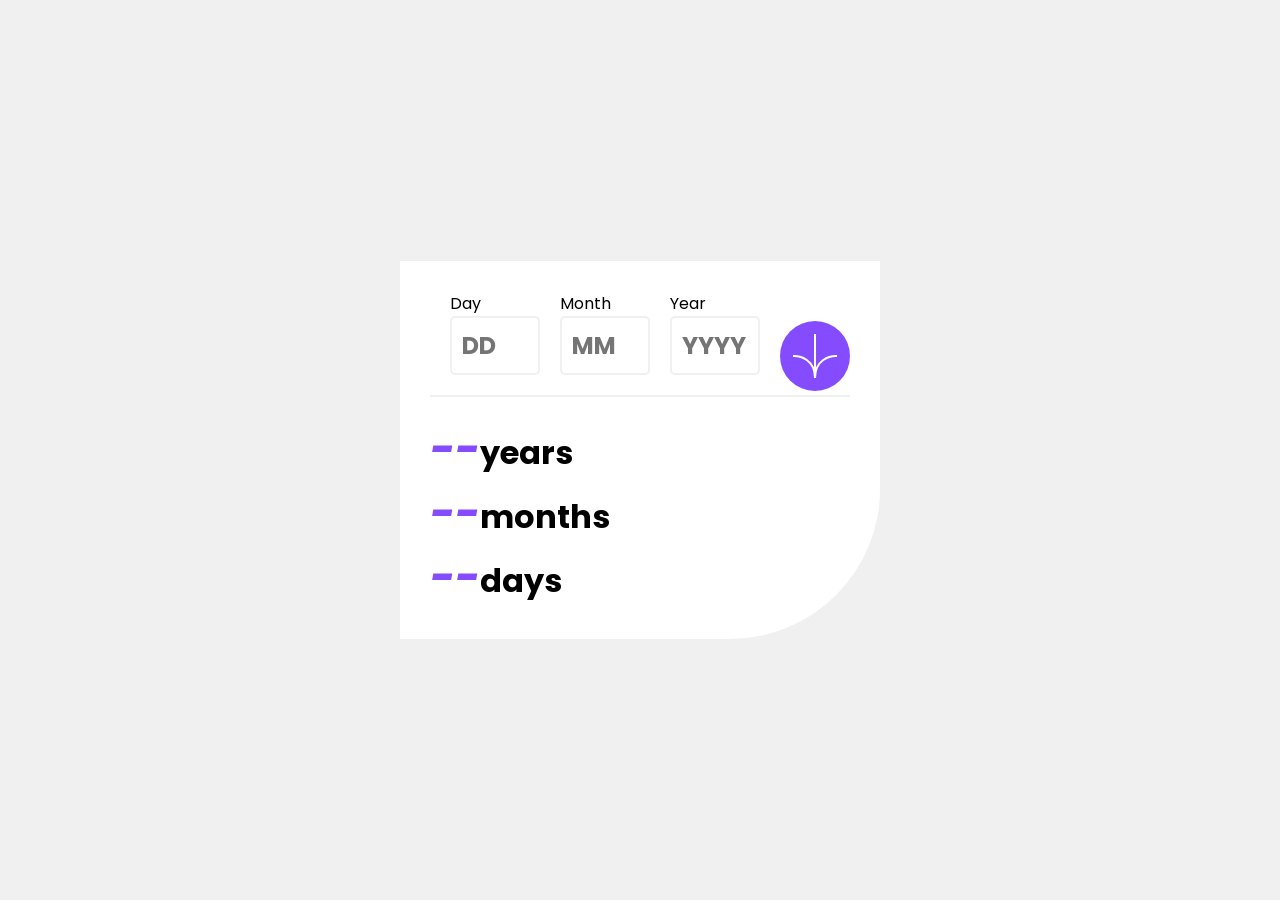
<file: age_calculator/index.html>
<!DOCTYPE html>
<html lang="en">
<head>
  <meta charset="UTF-8">
  <meta name="viewport" content="width=device-width, initial-scale=1.0">
  <title>Age Calculator</title>
  <link rel="stylesheet" href="style.css">
</head>
<body>
  <div class="container">
    <div class="input_flex">
      <div class="input_container">
        <span>Day</span>
        <input type="number" id="day" placeholder="DD">
        <small class="error_day"> </small>
      </div>
      <div class="input_container">
        <span>Month</span>
        <input type="number" id="month" placeholder="MM">
        <small class="error_month"></small>
      </div>
      <div class="input_container">
        <span>Year</span>
        <input type="number" id="year" placeholder="YYYY">
        <small class="error_month"></small>
      </div>
      
    </div>
    <button class="submit_btn">
      <img src="./images/icon-arrow.svg" alt="icon">
    </button>
    <div class="output">
      <h1><span class="output_year">--</span>years</h1>
      <h1><span class="output_month">--</span>months</h1>
      <h1><span class="output_days">--</span>days</h1>
    </div>
  </div>
    
    <!-- DD
    
    
    MM
    
    
    YYYY
    
    -- years
    -- years
    --  -->
    <script src="./js/script.js"></script>
</body>
</html>
</file>
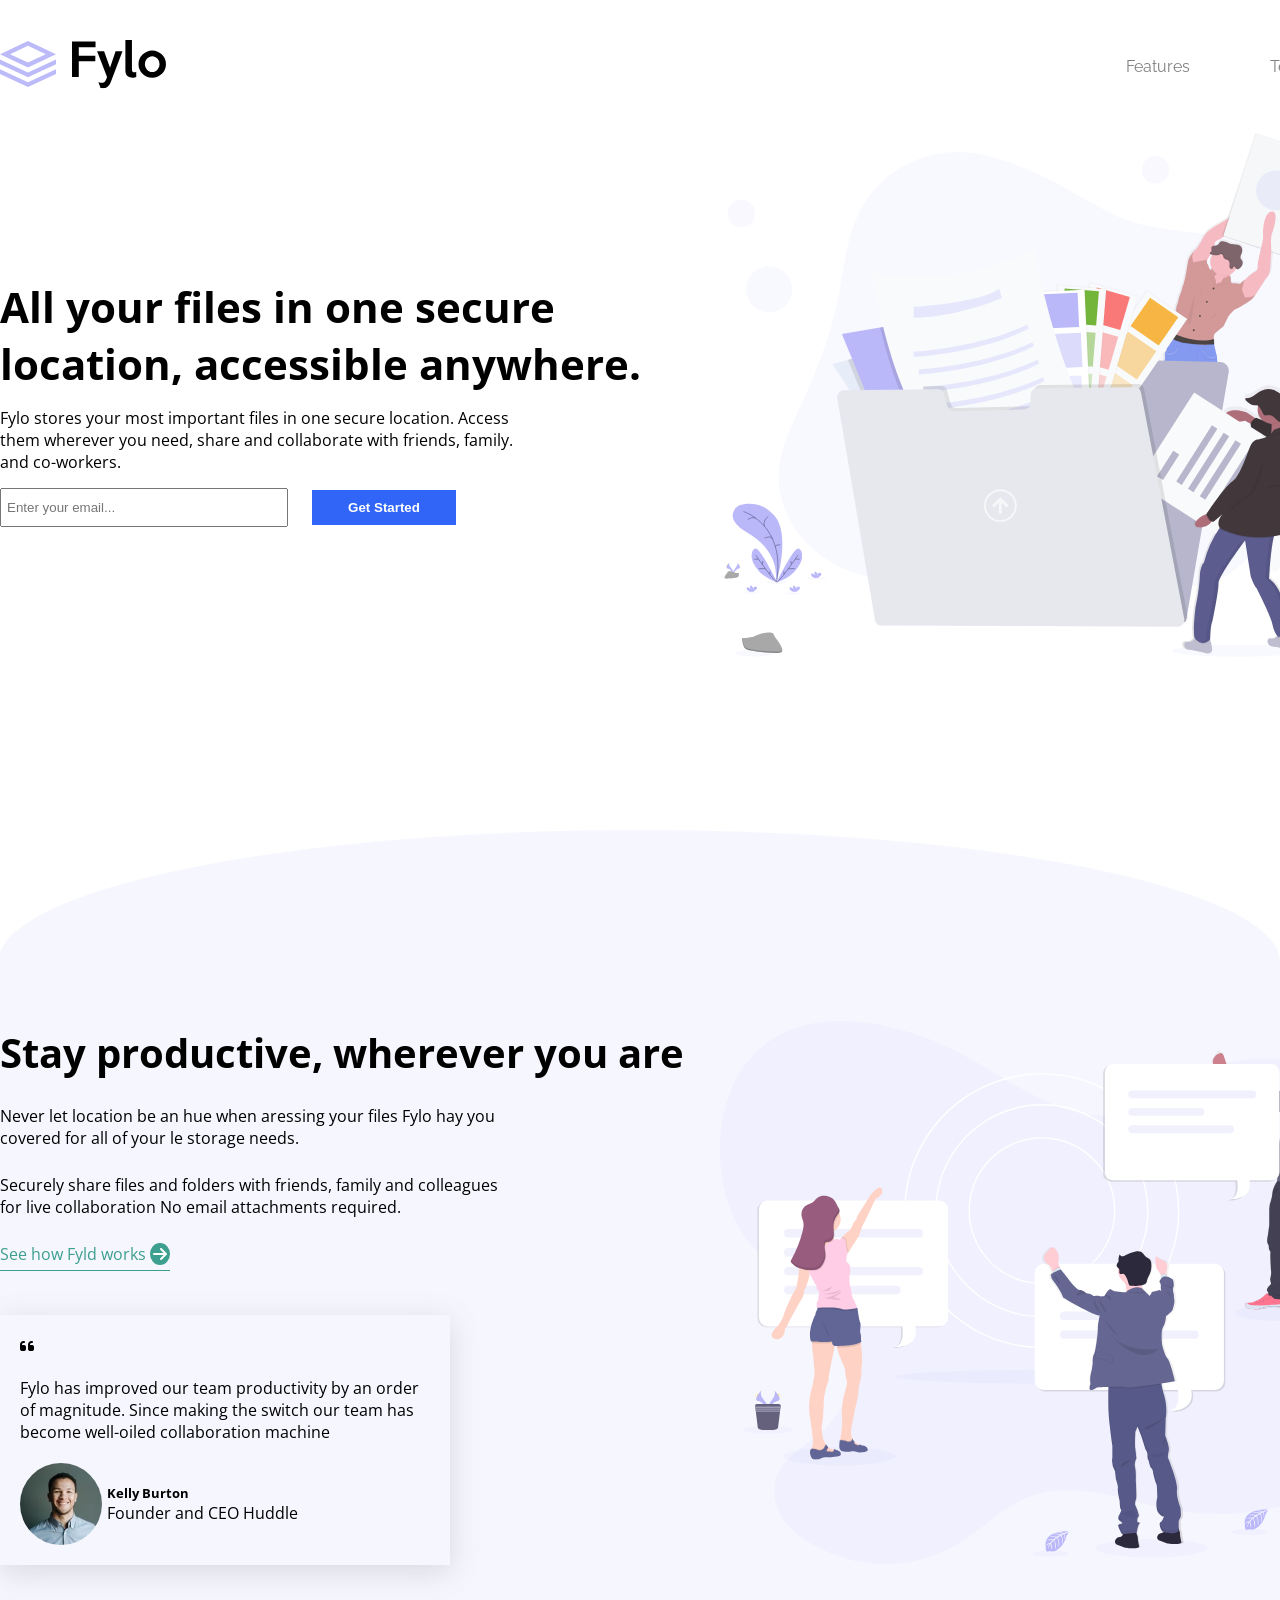
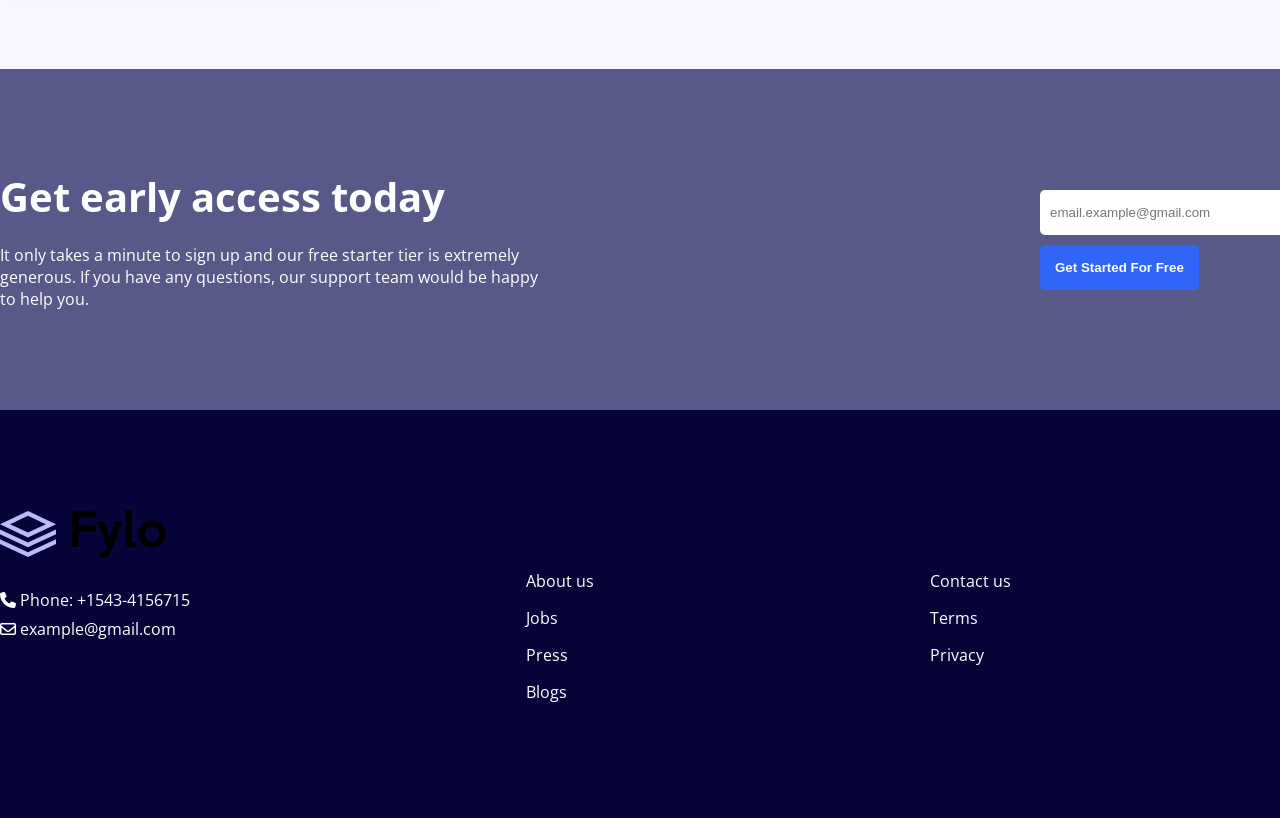
<file: Fylo_landing_page/index.html>
<!DOCTYPE html>
<html lang="en">

<head>
  <meta charset="UTF-8">
  <meta name="viewport" content="width=device-width, initial-scale=1.0">
  <title>Fylo Landing Page</title>
  <link rel="shortcut icon" href="./images/favicon-32x32.png" type="image/x-icon">
  <link rel="stylesheet" href="style.css">
  <link rel="stylesheet" href="https://cdnjs.cloudflare.com/ajax/libs/font-awesome/6.5.2/css/all.min.css" />
</head>

<body>
  <!-- header start -->
  <header>
    <nav class="container">
      <div class="nav_brand">
        <img src="./images/logo.svg" alt="logo image">
      </div>
      <ul>
        <li><a href="#">Features</a></li>
        <li><a href="#">Team</a></li>
        <li><a href="#">Sing In</a></li>
      </ul>
    </nav>
  </header>
  <!-- header end -->

  <!-- hero section start -->
  <section>
    <div class="hero container">
      <div class="hero_content">
        <h1>All your files in one secure location, accessible anywhere.</h1>
        <p>Fylo stores your most important files in one secure location. Access them wherever you need, share and
          collaborate with
          friends, family. and co-workers.</p>
        <div class="input">
          <input type="email" placeholder="Enter your email...">
          <button class="start_btn">Get Started</button>
        </div>
      </div>
      <div class="hero_image">
        <img src="./images/illustration-1.svg" alt="hero_image">
      </div>
    </div>
  </section>
  <!-- hero section end -->

  <!-- productive section start -->
  <section class="productives">
    <div class="productive container">
      <div class="productive_content">
        <h2>Stay productive, wherever you are</h2>
        <p>Never let location be an hue when aressing your files Fylo hay you
          covered for all of your le storage needs.</p>
        <p>Securely share files and folders with friends, family and colleagues for live collaboration No email
          attachments
          required.</p>
        <a href="#">See how Fyld works <i class="fa-solid fa-arrow-right"></i></a>
        <div class="quotes">
          <i class="fa-solid fa-quote-left"></i>
          <p>Fylo has improved our team productivity by an order of magnitude. Since making the switch our team has
            become well-oiled collaboration machine</p>
          <div class="profile">
            <img src="./images/avatar-testimonial.jpg" alt="avatar image">
            <div class="profile_content">
              <h5>Kelly Burton</h5>
              <p>Founder and CEO Huddle</p>
            </div>
          </div>
        </div>
      </div>
      <div class="productive_image">
        <img src="./images/illustration-2.svg" alt="image">
      </div>
    </div>
    <div class="custom-shape-divider-top-1713435792">
      <svg data-name="Layer 1" xmlns="http://www.w3.org/2000/svg" viewBox="0 0 1200 120" preserveAspectRatio="none">
        <path d="M600,112.77C268.63,112.77,0,65.52,0,7.23V120H1200V7.23C1200,65.52,931.37,112.77,600,112.77Z"
          class="shape-fill"></path>
      </svg>
    </div>
  </section>
  <!-- productive section end -->

  <!-- contact section start-->
  <section class="contacts">
    <div class="contact container">
      <div class="contact_content">
        <h2>Get early access today</h2>
        <p>It only takes a minute to sign up and our free starter tier is extremely generous. If you have any questions,
          our
          support team would be happy to help you.</p>
      </div>
      <div class="contact_input">
        <input type="email" placeholder="email.example@gmail.com">
        <button>Get Started For Free</button>
      </div>
    </div>
  </section>
  <!-- contact section end-->

  <!-- footer section start -->
  <footer>
    <div class="footer_content container">
      <div class="footer_brand">
        <img class="change_color" src="./images/logo.svg" alt="footer img">
        <div class="footer_content_icon">
          <span><i class="fa-solid fa-phone"></i> Phone: +1543-4156715</span>
          <span><i class="fa-regular fa-envelope"></i> example@gmail.com</span>
        </div>
      </div>
      <div class="footer_nav">
        <ul>
          <li><a href="#">About us</a></li>
          <li><a href="#">Jobs</a></li>
          <li><a href="#">Press</a></li>
          <li><a href="#">Blogs</a></li>
        </ul>
      </div>
      <div class="footer_subnav">
        <ul>
          <li><a href="#">Contact us</a></li>
          <li><a href="#">Terms</a></li>
          <li><a href="#">Privacy</a></li>
        </ul>
      </div>
      <div class="social_icon">
        <i class="fa-brands fa-facebook-f"></i>
        <i class="fa-brands fa-twitter"></i>
        <i class="fa-brands fa-instagram"></i>
      </div>
    </div>
  </footer>
  <!-- footer section end -->


</body>

</html>
</file>
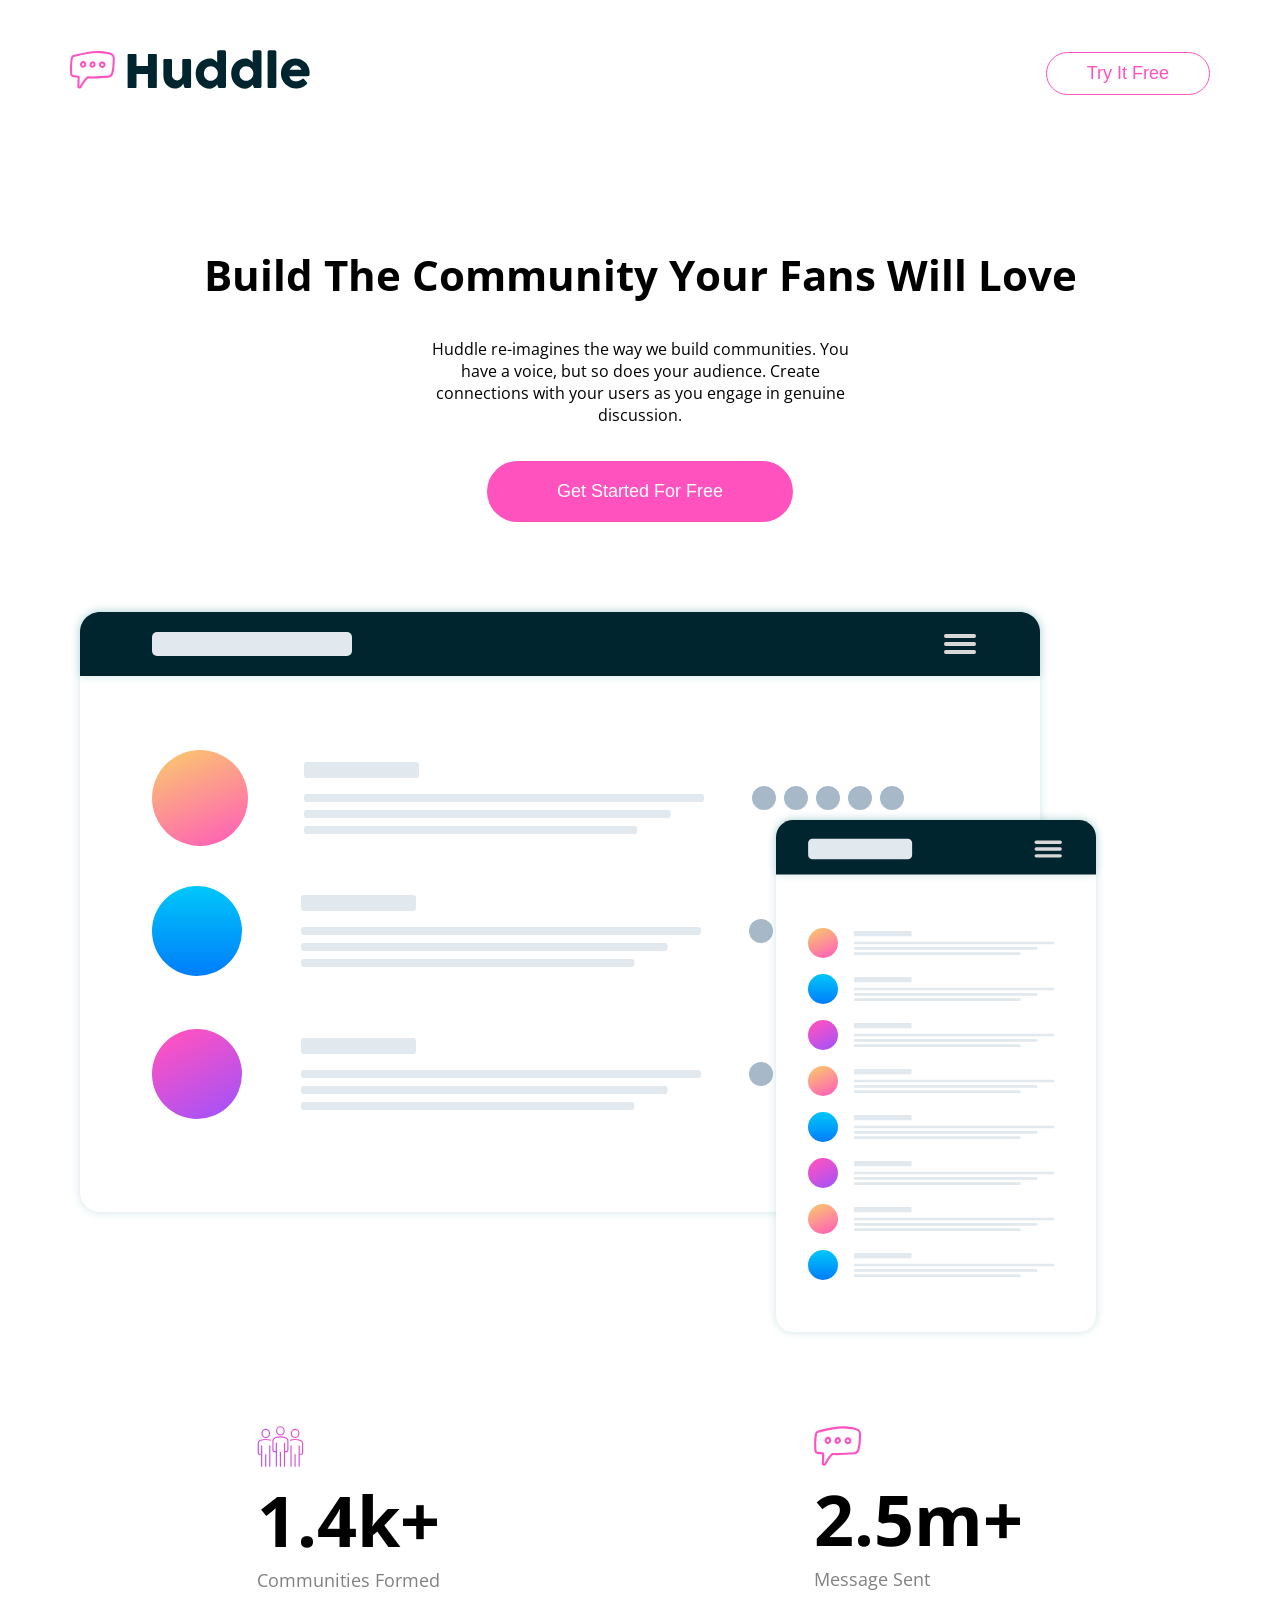
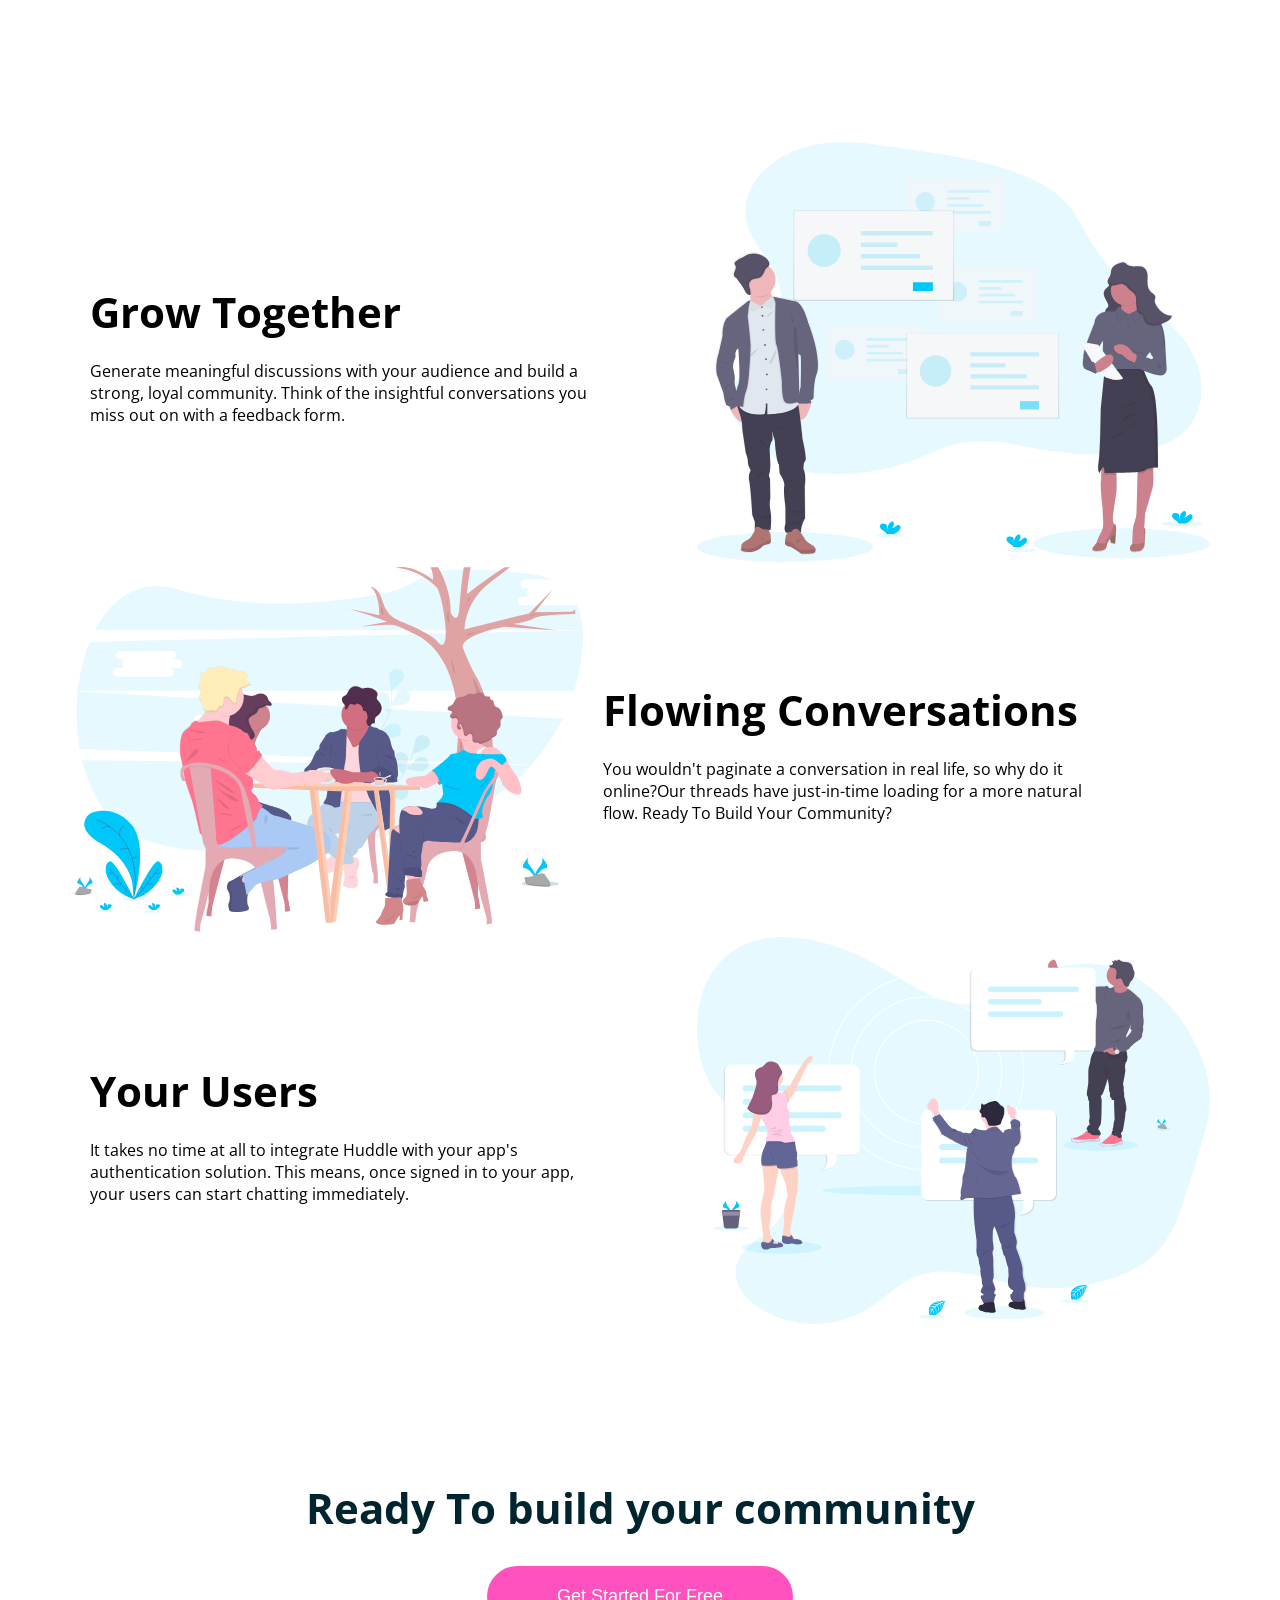
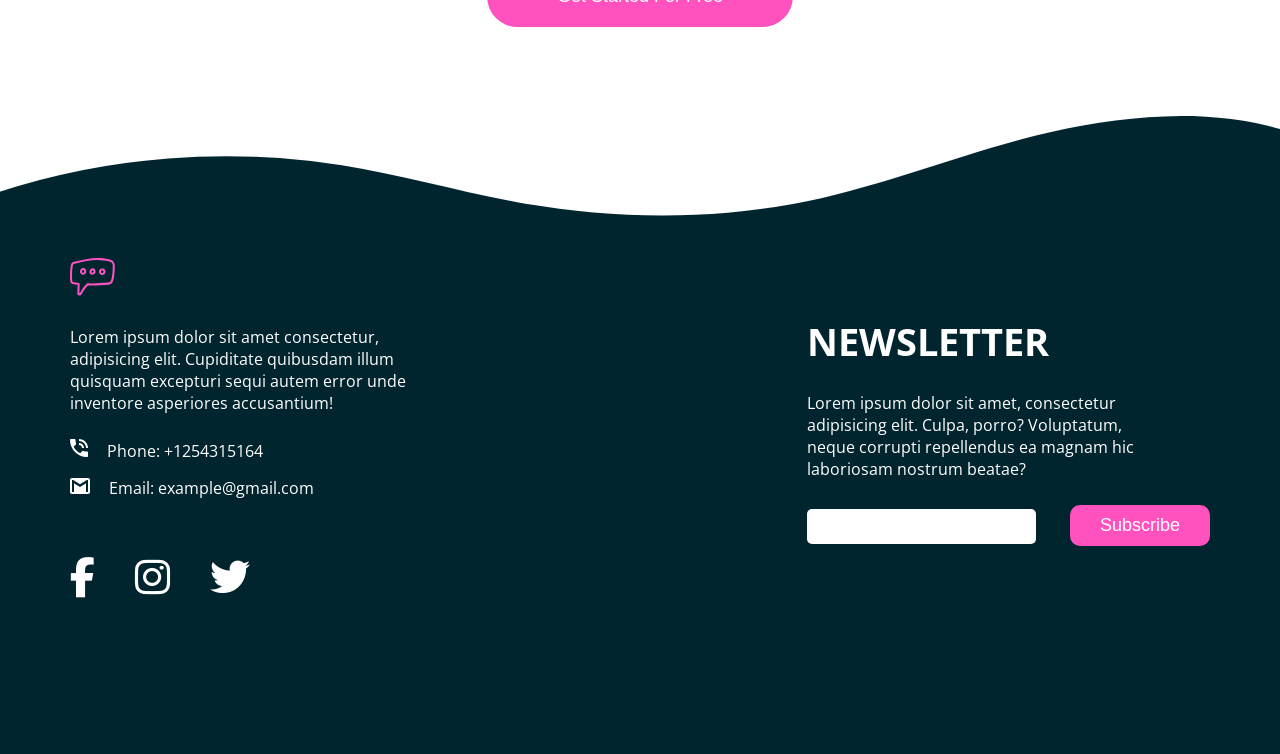
<file: Huddle_landing_page/index.html>
<!DOCTYPE html>
<html lang="en">

<head>
  <meta charset="UTF-8">
  <meta name="viewport" content="width=device-width, initial-scale=1.0">
  <title>Huddle landing page</title>
  <link rel="shortcut icon" href="./images/favicon-32x32.png" type="image/x-icon">
  <link rel="stylesheet" href="style.css">
  <link rel="stylesheet" href="https://cdnjs.cloudflare.com/ajax/libs/font-awesome/6.5.2/css/all.min.css" />
</head>

<body>
  <header>
    <div class="header_content container">
      <div class="brand">
        <img src="./images/logo.svg" alt="logo">
      </div>
      <div class="header_btn">
        <button class="try_btn">Try It Free</button>
      </div>
    </div>
  </header>

  <!-- hero section start -->
  <section>
    <div class="hero container">
      <div class="hero_content">
        <h1>Build The Community Your Fans Will Love</h1>
        <p>Huddle re-imagines the way we build communities. You have a voice, but so does your audience. Create
          connections
          with
          your users as you engage in genuine discussion.</p>
        <button class="Get_btn">Get Started For Free</button>
      </div>
      <div class="hero_img">
        <img src="./images/screen-mockups.svg" alt="hero image">
      </div>
    </div>

  </section>
  <!-- hero section end -->
  <!-- company growth section start -->
  <section>
    <div class="growth container">
      <div class="growth_left">
        <img src="./images/icon-communities.svg" alt="icon">
        <h2>1.4k+</h2>
        <p>Communities Formed</p>
      </div>
      <div class="growth_right">
        <img src="./images/icon-messages.svg" alt="icon">
        <h2>2.5m+</h2>
        <p>Message Sent</p>
      </div>
    </div>
  </section>
  <!-- company growth section end -->

  <!-- grow section start-->
  <section>
    <div class="grow container">
      <div class="grow_content">
        <h1>Grow Together</h1>
        <p>Generate meaningful discussions with your audience and build a strong, loyal community. Think of the
          insightful
          conversations you miss out on with a feedback form.</p>
      </div>
      <div class="grow_image">
        <img src="./images/illustration-grow-together.svg" alt="grow image">
      </div>

      <div class="grow_image">
        <img src="./images/illustration-flowing-conversation.svg" alt="grow image">
      </div>
      <div class="grow_content">
        <h1>Flowing Conversations</h1>
        <p>You wouldn't paginate a conversation in real life, so why do it online?Our threads have just-in-time loading
          for a
          more natural flow.
          Ready To Build Your Community?</p>
      </div>




      <div class="grow_content">
        <h1>Your Users</h1>
        <p>It takes no time at all to integrate Huddle with your app's
          authentication solution. This means, once signed in to your app, your users can start chatting immediately.
        </p>
      </div>
      <div class="grow_image">
        <img src="./images/illustration-your-users.svg" alt="grow image">
      </div>


    </div>
  </section>
  <!-- grow section end-->

  <!-- contact section start -->
  <section class="container">
    <div class="contact">
      <h2>Ready To build your community</h2>
      <button class="Get_btn">Get Started For Free</button>
    </div>
  </section>
  <!-- contact section end -->

  <!-- footer section start  -->
  <footer>
    <div class="footer container">
      <div class="footer_content_left">
        <img src="./images/logo.svg" alt="footer logo">
        <p>Lorem ipsum dolor sit amet consectetur, adipisicing elit. Cupiditate quibusdam illum quisquam excepturi sequi
          autem error unde inventore asperiores accusantium!</p>
        <div class="contact_info">
         <div class="phone">
          <img src="./images/icon-phone.svg" alt="icon phone"> <span>Phone: +1254315164</span>
         </div>
         <div class="email">
          <img src="./images/icon-email.svg" alt="icon email"> <span>
            Email: example@gmail.com
          </span>
         </div>
        </div>
        <div class="social_link">
          <i class="fa-brands fa-facebook-f"></i>
          <i class="fa-brands fa-instagram"></i>
          <i class="fa-brands fa-twitter"></i>
        </div>
      </div>
      <div class="footer_content_right">
        <h2>NewsLetter</h2>
        <p>Lorem ipsum dolor sit amet, consectetur adipisicing elit. Culpa, porro? Voluptatum, neque corrupti
          repellendus ea magnam hic laboriosam nostrum beatae?</p>
        <input type="text">
        <button class="subscribe_btn">Subscribe</button>
      </div>
      <div class="custom-shape-divider-top-1713809943">
        <svg data-name="Layer 1" xmlns="http://www.w3.org/2000/svg" viewBox="0 0 1200 120" preserveAspectRatio="none">
          <path
            d="M985.66,92.83C906.67,72,823.78,31,743.84,14.19c-82.26-17.34-168.06-16.33-250.45.39-57.84,11.73-114,31.07-172,41.86A600.21,600.21,0,0,1,0,27.35V120H1200V95.8C1132.19,118.92,1055.71,111.31,985.66,92.83Z"
            class="shape-fill"></path>
        </svg>
      </div>
    </div>
   
  </footer>
  <!-- footer section end  -->



</body>

</html>
</file>
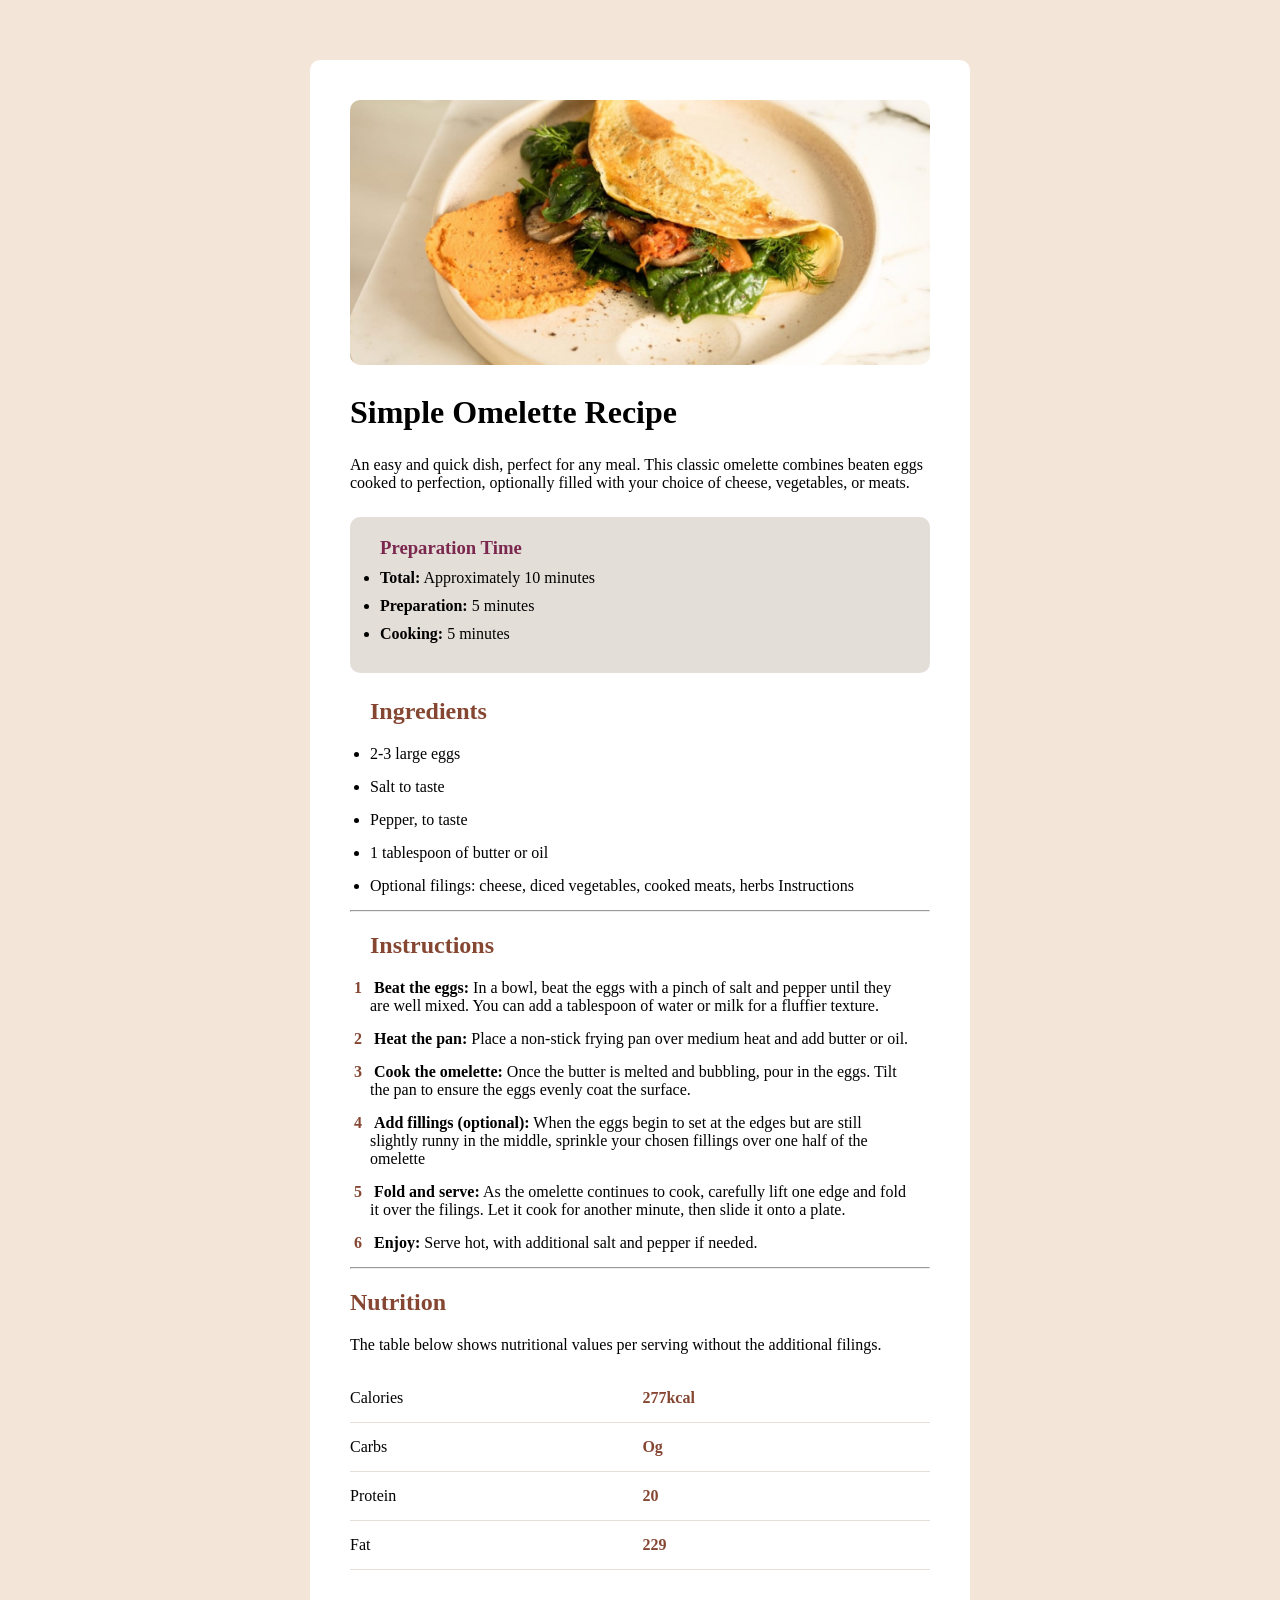
<file: Recipe_Page/index.html>
<!DOCTYPE html>
<html lang="en">

<head>
  <meta charset="UTF-8">
  <meta name="viewport" content="width=device-width, initial-scale=1.0">
  <title>Recipe Page</title>
  <link rel="shortcut icon" href="./images/favicon-32x32.png" type="image/x-icon">
  <link rel="stylesheet" href="style.css">
</head>

<body>
  <div class="all_content">
    <div class="top_image">
      <img src="./images/image-omelette.jpeg" alt="omelette image">
    </div>
    <div class="header_content">
      <h1>Simple Omelette Recipe
      </h1>
      <p>An easy and quick dish, perfect for any meal. This classic omelette combines beaten eggs
        cooked to perfection, optionally filled with your choice of cheese, vegetables, or meats.</p>
    </div>
    <div class="preparation">
      <h3>Preparation Time</h3>
      <ul>
        <li><b>Total:</b> Approximately 10 minutes</li>
        <li><b>Preparation:</b> 5 minutes</li>
        <li><b>Cooking:</b> 5 minutes</li>
      </ul>
    </div>
    <div class="ingredients">
      <h2>Ingredients</h2>
      <ul>
        <li>2-3 large eggs</li>
        <li>Salt to taste</li>
        <li>Pepper, to taste</li>
        <li>1 tablespoon of butter or oil</li>
        <li>Optional filings: cheese, diced vegetables, cooked meats, herbs
          Instructions</li>
      </ul>
    </div>
    <hr>
    <div class="instruction">
      <h2>Instructions</h2>
      <ol type="1">
        <li> <b>Beat the eggs: </b> In a bowl, beat the eggs with a pinch of salt and pepper until they are
          well mixed. You can add a tablespoon of water or milk for a fluffier texture.</li>
        <li> <b>Heat the pan:</b> Place a non-stick frying pan over medium heat and add butter or oil.</li>
        <li> <b>Cook the omelette:</b> Once the butter is melted and bubbling, pour in the eggs. Tilt the pan to ensure
          the eggs evenly coat the surface.</li>
        <li> <b>Add fillings (optional):</b> When the eggs begin to set at the edges but are still slightly
          runny in the middle, sprinkle your chosen fillings over one half of the omelette</li>
        <li> <b>Fold and serve:</b> As the omelette continues to cook, carefully lift one edge and fold it over the
          filings. Let it cook for another minute, then slide it onto a plate.</li>
        <li> <b>Enjoy:</b> Serve hot, with additional salt and pepper if needed.</li>
      </ol>

    </div>
    <hr>
    <div class="nutrition">
      <h2>Nutrition</h2>
      <p>The table below shows nutritional values per serving without the additional filings.</p>
      <table>
        <tr>
          <td>Calories</td>
          <td style="color: hsl(14, 45%, 36%); font-weight: bold;">277kcal</td>
        </tr>
        <tr>
          <td>Carbs</td>
          <td style="color: hsl(14, 45%, 36%); font-weight: bold;">Og</td>
        </tr>
        <tr>
          <td>Protein</td>
          <td style="color: hsl(14, 45%, 36%); font-weight: bold;">20</td>
        </tr>
        <tr>
          <td>Fat</td>
          <td style="color: hsl(14, 45%, 36%); font-weight: bold;">229</td>
        </tr>
      </table>
    </div>
  </div>
</body>

</html>
</file>
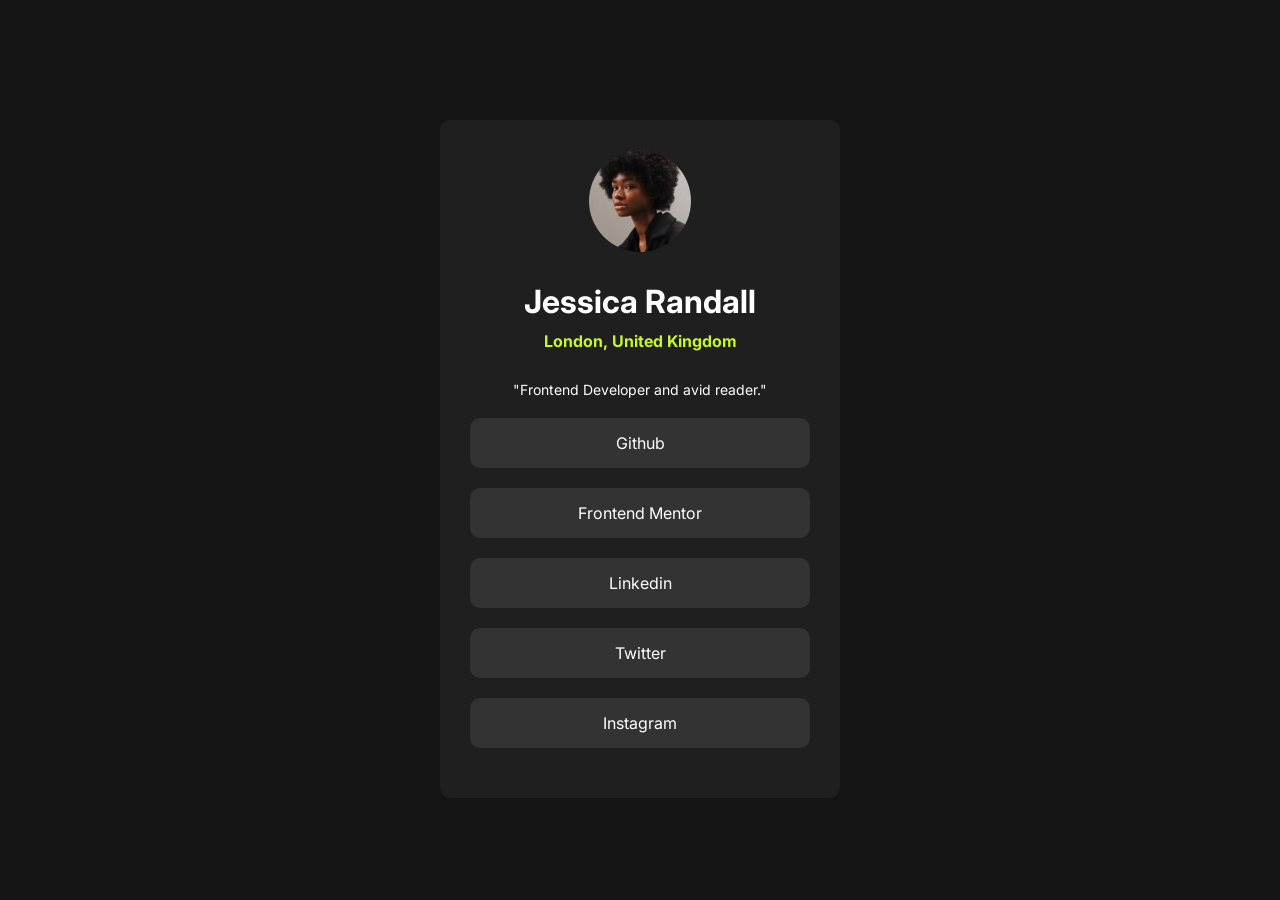
<file: Social_links/index.html>
<!DOCTYPE html>
<html lang="en">
<head>
  <meta charset="UTF-8">
  <meta name="viewport" content="width=device-width, initial-scale=1.0">
  <title>Social Links</title>
  <link rel="shortcut icon" href="./images/favicon-32x32.png" type="image/x-icon">
  <link rel="stylesheet" href="style.css">
</head>
<body>
  <div class="social_card">
    <img src="./images/avatar-jessica.jpeg" alt="avater image">
    <div class="personal_info">
      <h1>Jessica Randall</h1>
      <h4>London, United Kingdom</h4>
    </div>
    <p>"Frontend Developer and avid reader."</p>
    <div class="social_links">
      <a href="https://github.com/mdrony5134" target="_blank">Github</a>
      <a href="https://www.frontendmentor.io/challenges" target="_blank">Frontend Mentor</a>
      <a href="https://www.linkedin.com/in/nirony51/" target="_blank">Linkedin</a>
      <a href="https://twitter.com/nirony51" target="_blank">Twitter</a>
      <a href="#">Instagram</a>
    </div>
    
  </div>
</body>
</html>
</file>
<file: age_calculator/style.css>
@import url("https://fonts.googleapis.com/css2?family=Poppins:ital,wght@0,100;0,200;0,300;0,400;0,500;0,600;0,700;0,800;0,900;1,100;1,200;1,300;1,400;1,500;1,600;1,700;1,800;1,900&display=swap");

:root {
  --White: hsl(0, 0%, 100%);
  --Off-white: hsl(0, 0%, 94%);
  --Light-grey: hsl(0, 0%, 86%);
  --Smokey-grey: hsl(0, 1%, 44%);
  --Off-black: hsl(0, 0%, 8%);
  --Purple: hsl(259, 100%, 65%);
  --Light-red: hsl(0, 100%, 67%);
}

* {
  font-family: "Poppins", sans-serif;
  margin: 0;
  padding: 0;
  box-sizing: border-box;
}
body {
  display: flex;
  justify-content: center;
  align-items: center;
  min-height: 100vh;
  background-color: var(--Off-white);
}
.container {
  background-color: var(--White);
  width: 480px;
  max-width: 80%;
  padding: 30px;
  border-bottom-right-radius: 150px;
  position: relative;
}
input {
  width: 90px;
  padding: 10px;
  border-radius: 5px;
  border: 2px solid var(--Off-white);
  outline: none;
}
input:focus {
  border: 2px solid var(--Purple);
}
input::-webkit-outer-spin-button,
input::-webkit-inner-spin-button {
  -webkit-appearance: none;
  margin: 0;
}
input[type="number"] {
  font-size: 24px;
  font-weight: bold;
}
small {
  color: red;
  font-size: 0.6rem;
  text-transform: capitalize;
  font-weight: bold;
}
.submit_btn {
  width: 70px;
  height: 70px;
  background-color: var(--Purple);
  display: flex;
  justify-content: center;
  align-items: center;
  border: none;
  outline: none;
  border-radius: 50%;
  padding: 10px;
  position: absolute;
  right: 30px;
  top: 60px;
  cursor: pointer;
}
.submit_btn:hover {
  background-color: black;
}
.output span {
  font-size: 2.7rem;
  color: var(--Purple);
  font-style: italic;
}
.input_container {
  display: flex;
  flex-direction: column;
  margin-left: 20px;
  margin-bottom: 20px;
}
.input_flex {
  display: flex;
  border-bottom: 2px solid var(--Off-white);
  margin-bottom: 20px;
}
</file>
<file: Fylo_landing_page/style.css>
@import url("https://fonts.googleapis.com/css2?family=Raleway:ital,wght@0,100..900;1,100..900&display=swap");
@import url("https://fonts.googleapis.com/css2?family=Open+Sans:ital,wght@0,300..800;1,300..800&display=swap");

/* ### Primary

- Very Dark Blue: hsl(243, 87%, 12%)
- Desaturated Blue: hsl(238, 22%, 44%)

### Accent

- Bright Blue: hsl(224, 93%, 58%)
- Moderate Cyan: hsl(170, 45%, 43%)

### Neutral

- Light Grayish Blue: hsl(240, 75%, 98%)
- Light Gray: hsl(0, 0%, 75%)

 */

* {
  margin: 0;
  padding: 0;
  box-sizing: border-box;
}
body {
  font-family: "Open Sans", sans-serif;
}

.container {
  width: 1440px;
  margin: 0 auto;
}
header {
  font-family: "Raleway", sans-serif;
}
nav {
  display: flex;
  justify-content: space-between;
  align-items: center;
  padding: 40px 0px;
}
nav ul {
  display: flex;
  gap: 80px;
  align-items: center;
}
nav ul li {
  list-style: none;
}
nav ul a {
  text-decoration: none;
  color: gray;
}

/* hero section */
.hero {
  display: flex;
  align-items: center;
  justify-content: space-between;
  padding-bottom: 150px;
}
.hero_content h1 {
  width: 700px;
  font-size: 42px;
}
.hero_content p {
  margin: 15px 0px;
  width: 520px;
}
.input input {
  width: 40%;
  padding: 10px 5px;
}
.input button {
  width: 20%;
}
.start_btn {
  background-color: hsl(224, 93%, 58%);
  color: white;
  padding: 10px 5px;
  border: none;
  outline: none;
  margin-left: 20px;
  font-weight: bold;
}
.hero_content {
  width: 50%;
}
.hero_image {
  width: 50%;
}
.hero_image img {
  max-width: 100%;
}

/* productive section */
.productives{
  background-color:  hsl(240, 75%, 98%);
  position: relative;
}
.productive {
  display: flex;
  align-items: center;
  justify-content: space-between;
  padding-top: 200px;
  padding-bottom: 100px;
}
.productive_content {
  width: 50%;
}
.productive_content h2 {
  font-size: 40px;
  font-weight: bold;
}
.productive_content > p {
  margin: 25px 0px;
  width: 500px;
}
.productive a{
  text-decoration: none;
  border-bottom: 1px solid hsl(170, 45%, 43%);
  color: hsl(170, 45%, 43%);
  padding-bottom: 5px;
}
.productive a i{
  background-color: hsl(170, 45%, 43%);
  color: white;
  border-radius: 50%;
  padding: 3px;
}
.quotes {
  width: 450px;
  box-shadow: rgba(100, 100, 111, 0.2) 0px 7px 29px 0px;
  padding: 20px;
  margin-top: 50px;
}
.quotes > p {
  margin: 20px 0px;
}
.profile{
  display: flex;
  align-items: center;
  gap: 5px;
}
.profile img{
  max-width: 20%;
  border-radius: 50%;
}
.productive_image {
  width: 50%;
}
.productive_image img {
  max-width: 100%;
}
.custom-shape-divider-top-1713435792 {
    position: absolute;
    top: 0;
    left: 0;
    width: 100%;
    overflow: hidden;
    line-height: 0;
    transform: rotate(180deg);
}

.custom-shape-divider-top-1713435792 svg {
    position: relative;
    display: block;
    width: calc(100% + 1.3px);
    height: 150px;
}

.custom-shape-divider-top-1713435792 .shape-fill {
    fill: #FFFFFF;
}
/* contacts section */
.contacts{
  background-color: hsl(238, 22%, 44%);
}
.contact{
  display: flex;
  align-items: center;
  justify-content: space-between;
  /* gap: 80px; */
  padding: 100px 0px;
}
.contact_content h2{
  color: white;
  margin-bottom: 20px;
  font-size: 40px;
  font-weight: bold;
}
.contact_content p{
  color: white;
  width: 550px;
}
/* .contact_input{
  display: flex;
  flex-direction: column;
} */
.contact_input input{
  width: 400px;
  display: block;
  padding: 15px 10px;
  border-radius: 5px;
  border: none;
  outline: none;
  margin-bottom: 10px;
}
.contact_input button{
  background-color: hsl(224, 93%, 58%);
  color: white;
  padding: 15px 15px;
  border: none;
  outline: none;
  font-weight: bold;
  border-radius: 5px;
}

/* footer section */
footer{
  background-color: hsl(243, 87%, 12%);
}
.footer_content{
  display: flex;
  justify-content: space-between;
  padding: 100px 0px;
}
.change_color{
  fill: white;
  margin-bottom: 25px;
}
.footer_content_icon{
  display: flex;
  flex-direction: column;
  color: white;
}
.fa-phone{
  margin-bottom: 10px;
}
.footer_nav{
  margin-top: 60px;
}
.footer_nav  ul li{
  list-style: none;
  margin-bottom: 15px;
}
.footer_nav ul li a{
  text-decoration: none;
  color: white;
}
.footer_subnav{
  margin-top: 60px;
}
.footer_subnav  ul li{
  list-style: none;
  margin-bottom: 15px;
}
.footer_subnav ul li a{
  text-decoration: none;
  color: white;
}
.social_icon{
  margin-top: 60px;
  color: white;
}
.social_icon i{
  margin-left: 15px;
}
</file>
<file: Huddle_landing_page/style.css>
@import url("https://fonts.googleapis.com/css2?family=Poppins:ital,wght@0, 0,700;&display=swap");

@import url("https://fonts.googleapis.com/css2?family=Open+Sans:ital,wght@0,300..800;1,300..800&display=swap");

/* - Pink: hsl(322, 100%, 66%)
- Light Pink: hsl(321, 100%, 78%)
- Light Red: hsl(0, 100%, 63%)

### Neutral

- Very Dark Cyan: hsl(192, 100%, 9%)
- Very Pale Blue: hsl(207, 100%, 98%) 

*/
* {
  margin: 0;
  padding: 0;
  box-sizing: border-box;
}

body {
  font-family: "Open Sans", sans-serif;
}

.container {
  width: 1140px;
  margin: 0 auto;
}
/* header section */
header {
  padding: 50px 0px;
  font-family: "Poppins", sans-serif;
}
.header_content {
  display: flex;
  justify-content: space-between;
  align-items: center;
}
.try_btn {
  color: hsl(322, 100%, 66%);
  padding: 10px 40px;
  border: 1px solid hsl(322, 100%, 66%);
  border-radius: 50px;
  background-color: white;
  font-size: 18px;
}
/* hero section */
.hero {
  padding-top: 100px;
}
.hero_content {
  text-align: center;
}
.hero_content h1 {
  font-size: 42px;
  font-weight: 700;
}
.hero_content p{
  width: 450px;
  margin: 0 auto;
  padding: 35px 0px;
}
.Get_btn{
  background-color: hsl(322, 100%, 66%);
  color: white;
  padding: 20px 70px;
  border: none;
  outline: none;
  border-radius: 50px;
  font-size: 18px;
  font-size: 700;
  margin-bottom: 80px;
}

/* growth section */
.growth{
  display: flex;
  justify-content: space-around;
  padding-top: 80px;
  padding-bottom: 150px;
}
.growth_left  h2 ,
.growth_right h2{
  font-size: 70px;
  font-weight: bold;
}
.growth_left  p ,
.growth_right p{
   font-size: 18px;
   color: grey;
}

/* grow section */
.grow {
  display: flex;
  flex-direction: row;
  justify-content: space-between;
  align-items: center;
  flex-wrap: wrap;
  padding-bottom: 150px;
}

.grow_content {
  flex: 1 1 50%;
  padding: 20px;
}

.grow_image {
  flex: 1 1 40%;
  /* padding: 20px; */
}
.grow_content h1{
  font-size: 42px;
  font-weight: bold;
  margin-bottom: 20px;
}
.grow_content p{
  width: 500px;
}

/* Adjust the width of .grow_image if necessary */
.grow_image img {
  max-width: 100%;
  height: auto;
}

/* contact section */
.contact{
  text-align: center;
}
.contact h2{
  margin-bottom: 30px;
  font-size: 42px;
  color:  hsl(192, 100%, 9%);
}

/* footer section */
footer{
  background-color:  hsl(192, 100%, 9%);
  position: relative;
}

.footer{
  display: flex;
  justify-content: space-between;
  align-items: center;
  padding: 150px 0px;
}
.footer_content_left p{
  color: white;
  width: 350px;
  padding: 25px 0px;
}
.contact_info{
  color: white;
}
.contact_info img{
  margin-right: 15px;
}
.phone{
  margin-bottom: 15px;
}
.social_link{
  color: white;
  font-size: 40px;
  margin-top: 50px;
}
.social_link i{
  margin-right: 30px;
}

.footer_content_right h2{
  color: white;
  font-size: 38px;
  text-transform: uppercase;
}
.footer_content_right p{
  color: white;
  width: 350px;
  padding: 25px 0px;
}
.footer_content_right input{
  padding: 10px 30px;
  border-radius: 5px;
  border: none;
  outline: none;
}
.subscribe_btn{
  background-color: hsl(322, 100%, 66%);
  color: white;
  padding: 10px 30px;
  border: none;
  outline: none;
  border-radius: 10px;
  font-size: 18px;
  font-size: bold;
  margin-left: 30px;
}

.custom-shape-divider-top-1713809943 {
    position: absolute;
    top: 0;
    left: 0;
    width: 100%;
    overflow: hidden;
    line-height: 0;
    transform: rotate(180deg);
}

.custom-shape-divider-top-1713809943 svg {
    position: relative;
    display: block;
    width: calc(100% + 1.3px);
    height: 110px;
    transform: rotateY(180deg);
}

.custom-shape-divider-top-1713809943 .shape-fill {
    fill: #FFFFFF;
}
</file>
<file: Recipe_Page/style.css>
* {
  margin: 0;
  padding: 0;
  box-sizing: border-box;
}
/* - Nutmeg: hsl(14, 45%, 36%)
- Dark Raspberry: hsl(332, 51%, 32%)

### Neutral

- White: hsl(0, 0%, 100%)
- Rose White: hsl(330, 100%, 98%)
- Eggshell: hsl(30, 54%, 90%)
- Light Grey: hsl(30, 18%, 87%)
- Wenge Brown: hsl(30, 10%, 34%)
- Dark Charcoal: hsl(24, 5%, 18%) */

body {
  background-color: hsl(30, 54%, 90%);
}
.top_image img {
  max-width: 100%;
  border-radius: 10px;
}
.all_content {
  background-color: hsl(0, 0%, 100%);
  width: 660px;
  padding: 40px;
  border-radius: 10px;
  margin: 0 auto;
  margin-top: 60px;
}
.header_content h1 {
  margin: 25px 0px;
}
.header_content p {
  margin-bottom: 25px;
}
.preparation {
  background-color: hsl(30, 18%, 87%);
  padding: 20px 30px;
  border-radius: 10px;
  margin-bottom: 25px;
}
.preparation h3 {
  color: hsl(332, 51%, 32%);
  margin-bottom: 10px;
}
.preparation ul li {
  margin-bottom: 10px;
}
.ingredients,
.instruction {
  padding: 0px 20px;
}
.ingredients h2 {
  color: hsl(14, 45%, 36%);
  margin-bottom: 20px;
}
.ingredients ul li {
  margin-bottom: 15px;
}
table {
  border-collapse: collapse;
  width: 100%;
}
tr,
td {
  border-bottom: 1px solid hsl(30, 18%, 87%);
  padding: 15px 0px;
}
.instruction h2 {
  color: hsl(14, 45%, 36%);
  margin: 20px 0px;
}
.instruction ol li {
  margin-bottom: 15px;
}
.instruction ol {
  list-style: none;
  counter-reset: li;
}
.instruction li::before {
  content: counter(li);
  color: hsl(14, 45%, 36%);
  display: inline-block;
  width: 1em;
  margin-left: -1em;
  font-weight: bold;
}
.instruction li {
  counter-increment: li;
}
.nutrition h2{
  color: hsl(14, 45%, 36%);
  margin: 20px 0px;
}
.nutrition p{
  margin-bottom: 20px;
}
</file>
<file: Social_links/style.css>
@import url('https://fonts.googleapis.com/css2?family=Inter:wght@100..900&display=swap');

*{
  margin: 0;
  padding: 0;
  box-sizing: border-box;
}
body{
  background-color:  hsl(0, 0%, 8%);
  font-family: "Inter", sans-serif;
}
.social_card{
  width: 400px;
  background-color:  hsl(0, 0%, 12%);
  margin: 0 auto;
  margin-top: 120px;
  padding: 30px;
  border-radius: 10px;
}
.social_card img{
  width: 30%;
  border-radius: 50%;
  display: block;
  margin: 0 auto;
}
.personal_info{
  padding: 30px 0px;
}
.personal_info h1{
  color: white;
  text-align: center;
  margin-bottom: 10px;
}
.personal_info h4{
  color: hsl(75, 94%, 57%);
  text-align: center;
}
.social_card p{
  color: white;
  font-size: 14px;
  text-align: center;
  margin-bottom: 20px;
}
.social_links{
  display: flex;
  flex-direction: column;
}
.social_links a{
  text-decoration: none;
  background-color: hsl(0, 0%, 20%);
  margin-bottom: 20px;
  color: white;
  text-align: center;
  padding: 15px 0px;
  border-radius: 10px;
}
</file>
